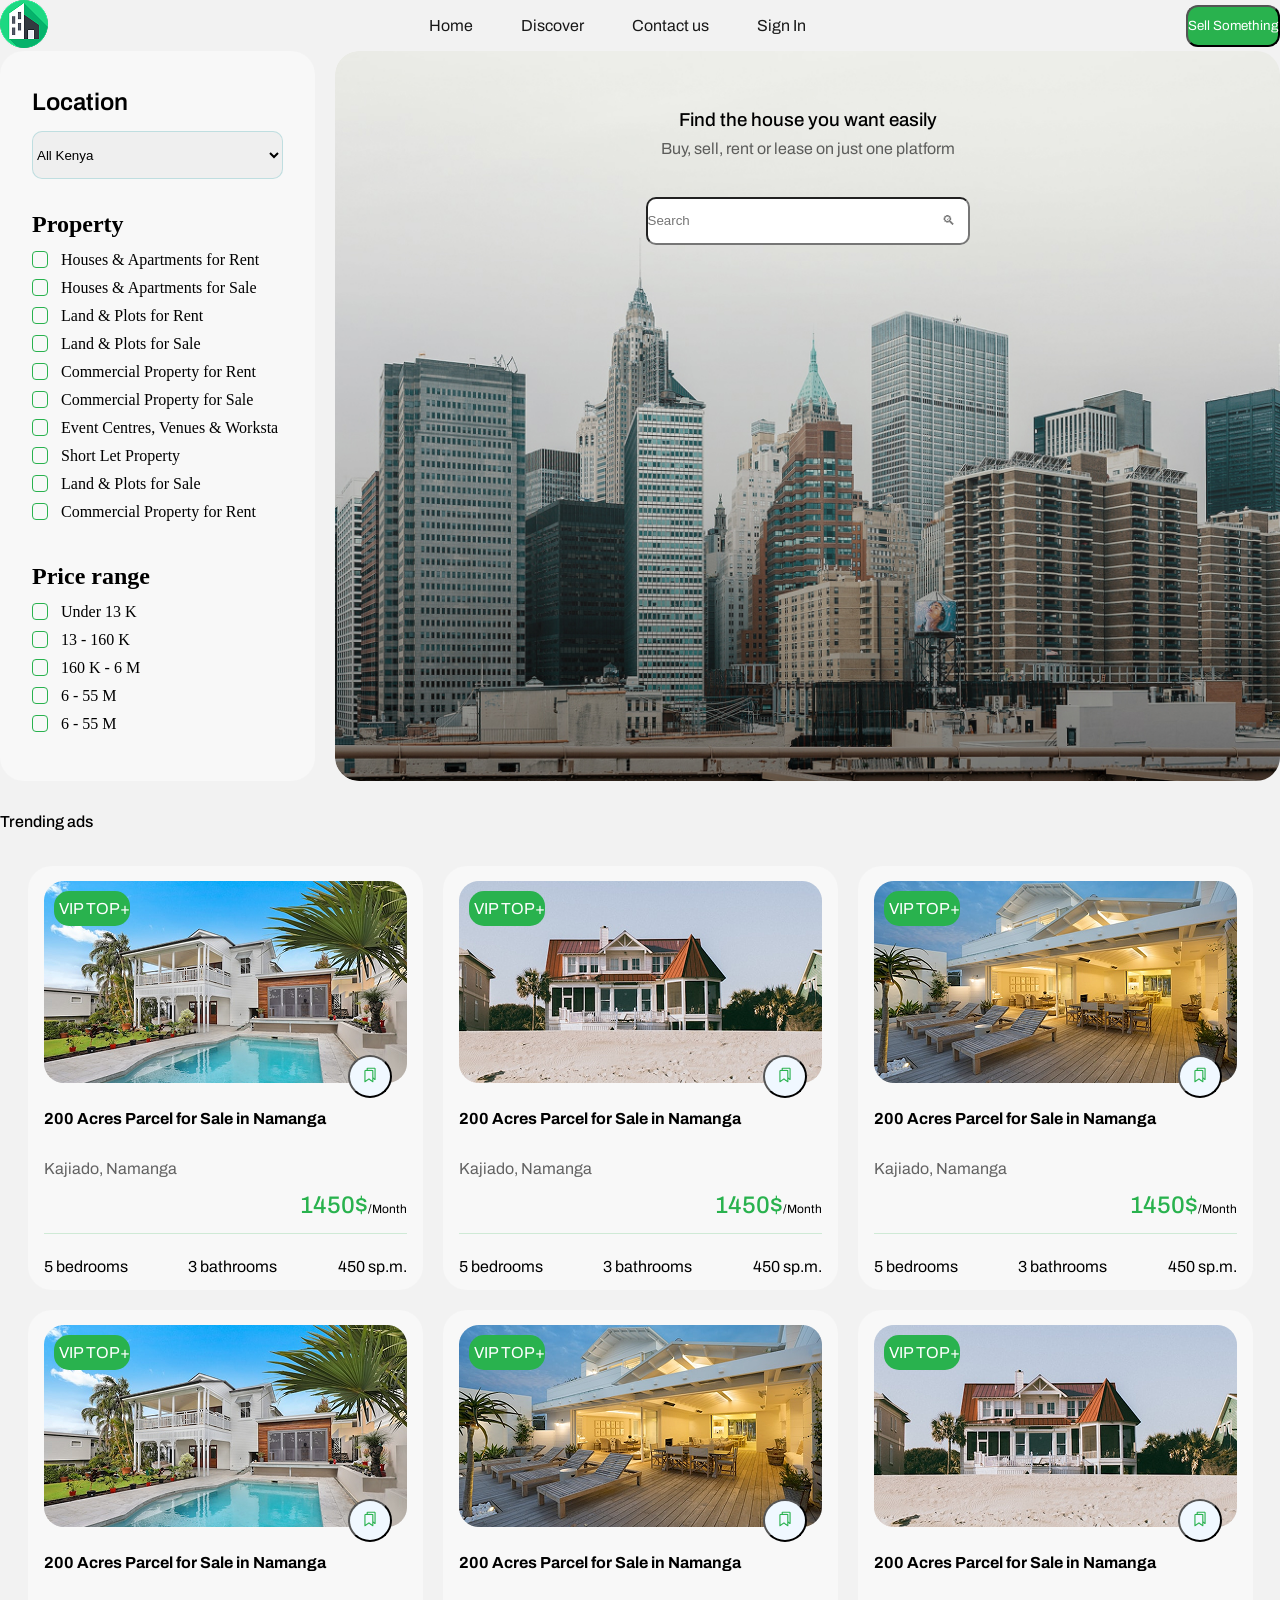
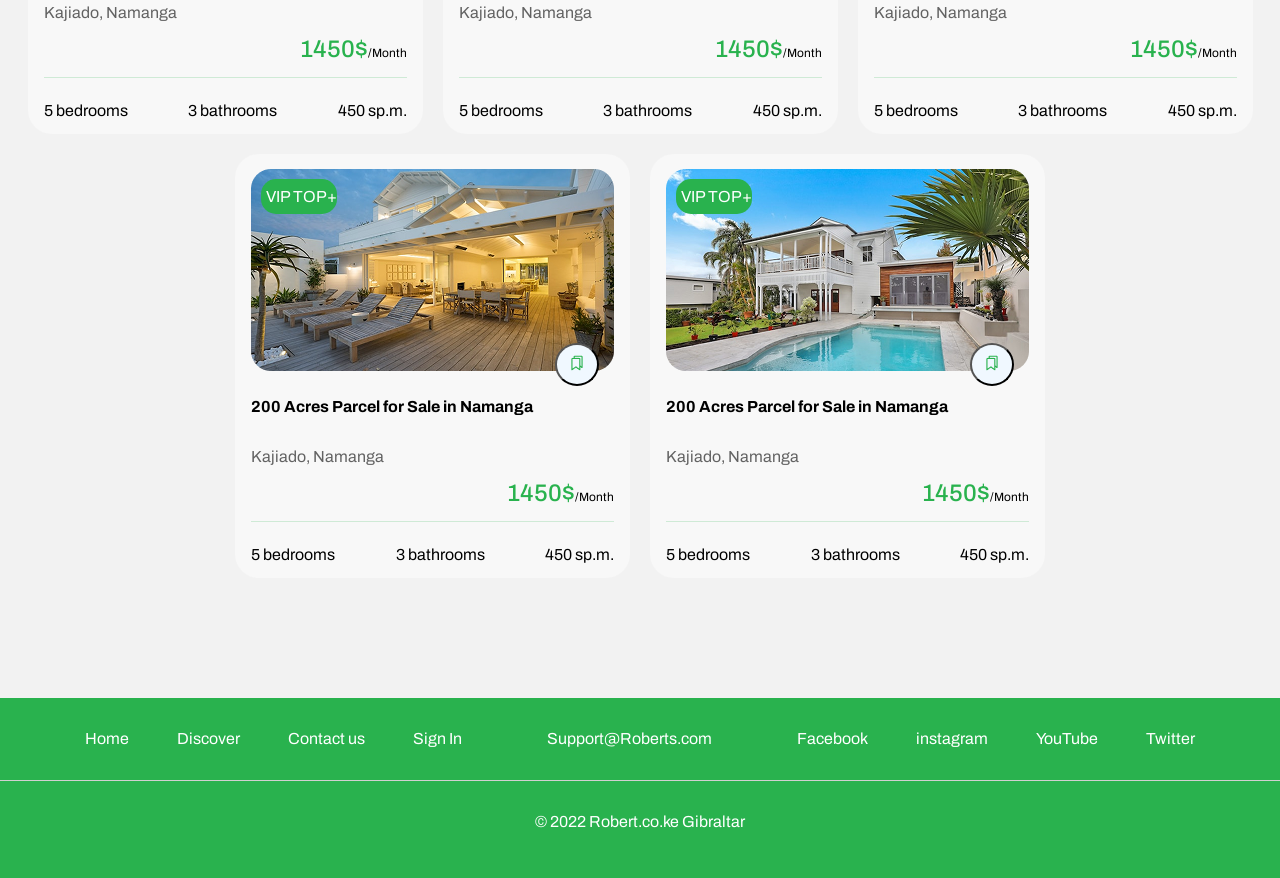
<file: index.html>
<!doctype html>
<html lang="en">
  <head>
    <meta charset="UTF-8" />
    <meta name="viewport" content="width=device-width, initial-scale=1.0" />
    <title>midterexam</title>
    <link rel="preconnect" href="https://fonts.googleapis.com" />
    <link rel="preconnect" href="https://fonts.gstatic.com" crossorigin />
    <link
      href="https://fonts.googleapis.com/css2?family=Archivo:ital,wght@0,100..900;1,100..900&display=swap"
      rel="stylesheet"
    />
    <link rel="stylesheet" href="assets/css/style.css" />
    <meta name="description" content="Forms and meta tags" />
    <meta
      property="og:url"
      content="https://akhalkatsiavtandil.github.io/MidtermExam/"
    />
    <meta property="og:type" content="article" />
    <meta property="og:title" content="find the house you want easily" />
    <meta
      property="og:description"
      content="Buy, sell, rent or lease on just one platform"
    />
    <meta
      property="og:image"
      content="https://raw.githubusercontent.com/AkhalkatsiAvtandil/MidtermExam/refs/heads/main/assets/img/1.jpg"
    />
    <link rel="shortcut icon" href="assets/img/logo.png" type="logo.png" />
  </head>
  <body>
    <header class="container">
      <a href="index.html"> <img src="assets/img/logo.png" alt="logo" /></a>
      <nav>
        <ul>
          <li><a href="#" target="_self">Home</a></li>
          <li><a href="#" target="_self">Discover</a></li>
          <li><a href="#" target="_self">Contact us</a></li>
          <li><a href="#" target="_self">Sign In</a></li>
        </ul>
      </nav>
      <button class="headerbutton" type="button">Sell Something</button>
      <button class="buttonsearch" type="button">🔍︎</button>
    </header>
    <main class="container">
      <!-- <p>შეგიძლია ამათ css-ში გრიდის დახმარებით ფრაქციები მიუთითო ზუსტად რომ დასვა ვიდსები</p> -->
      <div class="gridinputs">
        <section class="sectionlocation">
          <h1>Location</h1>
          <form action="#">
            <select name="Location" id="Location">
              <option value="All Kenya">All Kenya</option>
              <option value="South Kenya">South Kenya</option>
              <option value="North Kenya">North Kenya</option>
            </select>
          </form>
          <h2>Property</h2>
          <form action="#">
            <div class="item">
              <input
                type="checkbox"
                id="apartment"
                name="apartment"
                value="apartment"
              />
              <label for="apartment1"> Houses & Apartments for Rent</label>
            </div>
            <div class="item">
              <input
                type="checkbox"
                id="apartment"
                name="apartment"
                value="apartment"
              />
              <label for="apartment2"> Houses & Apartments for Sale</label>
            </div>
            <div class="item">
              <input
                type="checkbox"
                id="apartment"
                name="apartment"
                value="apartment"
              />
              <label for="apartment3"> Land & Plots for Rent</label>
            </div>
            <div class="item">
              <input
                type="checkbox"
                id="apartment"
                name="apartment"
                value="apartment"
              />
              <label for="apartment4"> Land & Plots for Sale </label>
            </div>
            <div class="item">
              <input
                type="checkbox"
                id="apartment"
                name="apartment"
                value="apartment"
              />
              <label for="apartment5"> Commercial Property for Rent</label>
            </div>
            <div class="item">
              <input
                type="checkbox"
                id="apartment"
                name="apartment"
                value="apartment"
              />
              <label for="apartment6"> Commercial Property for Sale </label>
            </div>
            <div class="item">
              <input
                type="checkbox"
                id="apartment"
                name="apartment"
                value="apartment"
              />
              <label for="apartment7"> Event Centres, Venues & Worksta </label>
            </div>
            <div class="item">
              <input
                type="checkbox"
                id="apartment"
                name="apartment"
                value="apartment"
              />
              <label for="apartment8"> Short Let Property </label>
            </div>
            <div class="item">
              <input
                type="checkbox"
                id="apartment"
                name="apartment"
                value="apartment"
              />
              <label for="apartment9"> Land & Plots for Sale </label>
            </div>
            <div class="item">
              <input
                type="checkbox"
                id="apartment"
                name="apartment"
                value="apartment"
              />
              <label for="apartment10">Commercial Property for Rent</label>
            </div>
          </form>
          <h2>Price range</h2>
          <form action="#">
            <div class="item">
              <input
                type="checkbox"
                id="Price range"
                name="Price range"
                value="Price range"
              />
              <label for="Price range1">Under 13 K</label>
            </div>
            <div class="item">
              <input
                type="checkbox"
                id="Price range"
                name="Price range"
                value="Price range"
              />
              <label for="Price range2">13 - 160 K</label>
            </div>
            <div class="item">
              <input
                type="checkbox"
                id="Price range"
                name="Price range"
                value="Price range"
              />
              <label for="Price range3">160 K - 6 M</label>
            </div>
            <div class="item">
              <input
                type="checkbox"
                id="Price range"
                name="Price range"
                value="Price range"
              />
              <label for="Price range4">6 - 55 M</label>
            </div>
            <div class="item">
              <input
                type="checkbox"
                id="Price range"
                name="Price range"
                value="Price range"
              />
              <label for="Price range5">6 - 55 M</label>
            </div>
          </form>
        </section>
        <section class="bgimage">
          <!-- <img src="assets/img/bgimage.png" alt="image for buildings" /> -->
          <h3>Find the house you want easily</h3>
          <p>Buy, sell, rent or lease on just one platform</p>
          <search class="searchapartments">
            <form>
              <div>
                <input
                  name="searchapartments"
                  id="searchapartments"
                  placeholder="Search                                                                    🔍︎"
                />
              </div>
            </form>
          </search>
        </section>
      </div>
      <div class="h4flex" id="container">
        <h4>Trending ads</h4>
      </div>
      <section class="boxcards">
        <!-- <a href="assets/card.html"> -->
        <div class="card">
          <div class="boximage">
            <a href="assets/card.html">
              <img src="assets/img/box1.png" alt="apartment image" />
            </a>
            <p class="VIPtop">VIP TOP+</p>
            <button class="boxlable" type="button">
              <img src="assets/img/lable.png" alt="" />
            </button>
          </div>
          <p class="cardstrong">
            <strong>200 Acres Parcel for Sale in Namanga</strong>
          </p>
          <p class="ccardlow">Kajiado, Namanga</p>
          <p class="cardprice">1450$<span>/Month</span></p>
          <span class="cardspan">
            <p>5 bedrooms</p>
            <p>3 bathrooms</p>
            <p>450 sp.m.</p>
          </span>
        </div>
        <!-- </a> -->
        <!-- <a href="assets/card.html"> -->
        <!-- <div class="card">
          <div class="boximage">
            <a href="assets/card.html">
              <img src="assets/img/box1.png" alt="apartment image"
            /></a>
            <p class="VIPtop">VIP TOP+</p>
            <button class="boxlable" type="button">
              <img src="assets/img/lable.png" alt="" />
            </button>
          </div>
          <p class="cardstrong">200 Acres Parcel for Sale in Namanga</p>
          <p class="ccardlow">Kajiado, Namanga</p>
          <p class="cardprice">1450$ / Month</p>
          <span class="cardspan">
            <p>5 bedrooms</p>
            <p>3 bathrooms</p>
            <p>450 sp.m.</p>
          </span>
        </div> -->
        <!-- 2 -->
        <div class="card">
          <div class="boximage">
            <a href="assets/card.html">
              <img src="assets/img/box2.png" alt="apartment image" />
            </a>
            <p class="VIPtop">VIP TOP+</p>
            <button class="boxlable" type="button">
              <img src="assets/img/lable.png" alt="" />
            </button>
          </div>
          <p class="cardstrong">
            <strong>200 Acres Parcel for Sale in Namanga</strong>
          </p>
          <p class="ccardlow">Kajiado, Namanga</p>
          <p class="cardprice">1450$<span>/Month</span></p>

          <span class="cardspan">
            <p>5 bedrooms</p>
            <p>3 bathrooms</p>
            <p>450 sp.m.</p>
          </span>
        </div>
        <!-- 3 -->
        <div class="card">
          <div class="boximage">
            <a href="assets/card.html">
              <img src="assets/img/box3.png" alt="apartment image" />
            </a>
            <p class="VIPtop">VIP TOP+</p>
            <button class="boxlable" type="button">
              <img src="assets/img/lable.png" alt="" />
            </button>
          </div>
          <p class="cardstrong">
            <strong>200 Acres Parcel for Sale in Namanga</strong>
          </p>
          <p class="ccardlow">Kajiado, Namanga</p>
          <p class="cardprice">1450$<span>/Month</span></p>
          <span class="cardspan">
            <p>5 bedrooms</p>
            <p>3 bathrooms</p>
            <p>450 sp.m.</p>
          </span>
        </div>
        <!-- 4 -->
        <div class="card">
          <div class="boximage">
            <a href="assets/card.html">
              <img src="assets/img/box1.png" alt="apartment image" />
            </a>
            <p class="VIPtop">VIP TOP+</p>
            <button class="boxlable" type="button">
              <img src="assets/img/lable.png" alt="" />
            </button>
          </div>
          <p class="cardstrong">
            <strong>200 Acres Parcel for Sale in Namanga</strong>
          </p>
          <p class="ccardlow">Kajiado, Namanga</p>
          <p class="cardprice">1450$<span>/Month</span></p>
          <span class="cardspan">
            <p>5 bedrooms</p>
            <p>3 bathrooms</p>
            <p>450 sp.m.</p>
          </span>
        </div>
        <!-- 5 -->
        <div class="card">
          <div class="boximage">
            <a href="assets/card.html">
              <img src="assets/img/box3.png" alt="apartment image" />
            </a>
            <p class="VIPtop">VIP TOP+</p>
            <button class="boxlable" type="button">
              <img src="assets/img/lable.png" alt="" />
            </button>
          </div>
          <p class="cardstrong">
            <strong>200 Acres Parcel for Sale in Namanga</strong>
          </p>
          <p class="ccardlow">Kajiado, Namanga</p>
          <p class="cardprice">1450$<span>/Month</span></p>
          <span class="cardspan">
            <p>5 bedrooms</p>
            <p>3 bathrooms</p>
            <p>450 sp.m.</p>
          </span>
        </div>
        <!-- 6 -->
        <div class="card">
          <div class="boximage">
            <a href="assets/card.html">
              <img src="assets/img/box2.png" alt="apartment image" />
            </a>
            <p class="VIPtop">VIP TOP+</p>
            <button class="boxlable" type="button">
              <img src="assets/img/lable.png" alt="" />
            </button>
          </div>
          <p class="cardstrong">
            <strong>200 Acres Parcel for Sale in Namanga</strong>
          </p>
          <p class="ccardlow">Kajiado, Namanga</p>
          <p class="cardprice">1450$<span>/Month</span></p>
          <span class="cardspan">
            <p>5 bedrooms</p>
            <p>3 bathrooms</p>
            <p>450 sp.m.</p>
          </span>
        </div>
        <!-- 7 -->
        <div class="card">
          <div class="boximage">
            <a href="assets/card.html">
              <img src="assets/img/box3.png" alt="apartment image" />
            </a>
            <p class="VIPtop">VIP TOP+</p>
            <button class="boxlable" type="button">
              <img src="assets/img/lable.png" alt="" />
            </button>
          </div>
          <p class="cardstrong">
            <strong>200 Acres Parcel for Sale in Namanga</strong>
          </p>
          <p class="ccardlow">Kajiado, Namanga</p>
          <p class="cardprice">1450$<span>/Month</span></p>
          <span class="cardspan">
            <p>5 bedrooms</p>
            <p>3 bathrooms</p>
            <p>450 sp.m.</p>
          </span>
        </div>
        <!-- 8 -->
        <div class="card">
          <div class="boximage">
            <a href="assets/card.html">
              <img src="assets/img/box1.png" alt="apartment image" />
            </a>
            <p class="VIPtop">VIP TOP+</p>
            <button class="boxlable" type="button">
              <img src="assets/img/lable.png" alt="" />
            </button>
          </div>
          <p class="cardstrong">
            <strong>200 Acres Parcel for Sale in Namanga</strong>
          </p>
          <p class="ccardlow">Kajiado, Namanga</p>
          <p class="cardprice">1450$<span>/Month</span></p>
          <span class="cardspan">
            <p>5 bedrooms</p>
            <p>3 bathrooms</p>
            <p>450 sp.m.</p>
          </span>
        </div>
      </section>
    </main>
    <footer>
      <div class="container">
        <div class="footerroof">
          <nav>
            <ul class="footertopul">
              <li><a href="#" target="_self">Home</a></li>
              <li><a href="#" target="_self">Discover</a></li>
              <li><a href="#" target="_self">Contact us</a></li>
              <li><a href="#" target="_self">Sign In</a></li>
            </ul>
          </nav>
          <a class="footermail" href="mailto:Support@Roberts.com"
            >Support@Roberts.com</a
          >
          <nav>
            <ul class="footerbotul">
              <li><a href="#" target="_self">Facebook</a></li>
              <li><a href="#" target="_self">instagram</a></li>
              <li><a href="#" target="_self">YouTube</a></li>
              <li><a href="#" target="_self">Twitter</a></li>
            </ul>
          </nav>
        </div>
        <div class="footerground">
          <a href="index.html">© 2022 Robert.co.ke Gibraltar</a>
        </div>
      </div>
      <div class="divider"></div>
      <div class="mediafootertop">
        <div class="mediafooter">
          <div>
            <a href="#"><img src="assets/img/home.png" alt="homeicon" /></a>
            <p>Home</p>
          </div>
          <div>
            <a href="#"><img src="assets/img/cube.png" alt="3dcubeicon" /></a>
            <p>Discover</p>
          </div>
          <div class="plusefix">
            <a href="#"
              ><img class="pluse" src="assets/img/pluse.png" alt=""
            /></a>
            <p>Sell</p>
          </div>
          <div>
            <a href="#"
              ><img src="assets/img/message.png" alt="messageicon"
            /></a>
            <p>Message</p>
          </div>
          <div>
            <a href="#"><img src="assets/img/user.png" alt="usericon" /></a>
            <p>Profile</p>
          </div>
        </div>
      </div>
    </footer>
  </body>
</html>
</file>
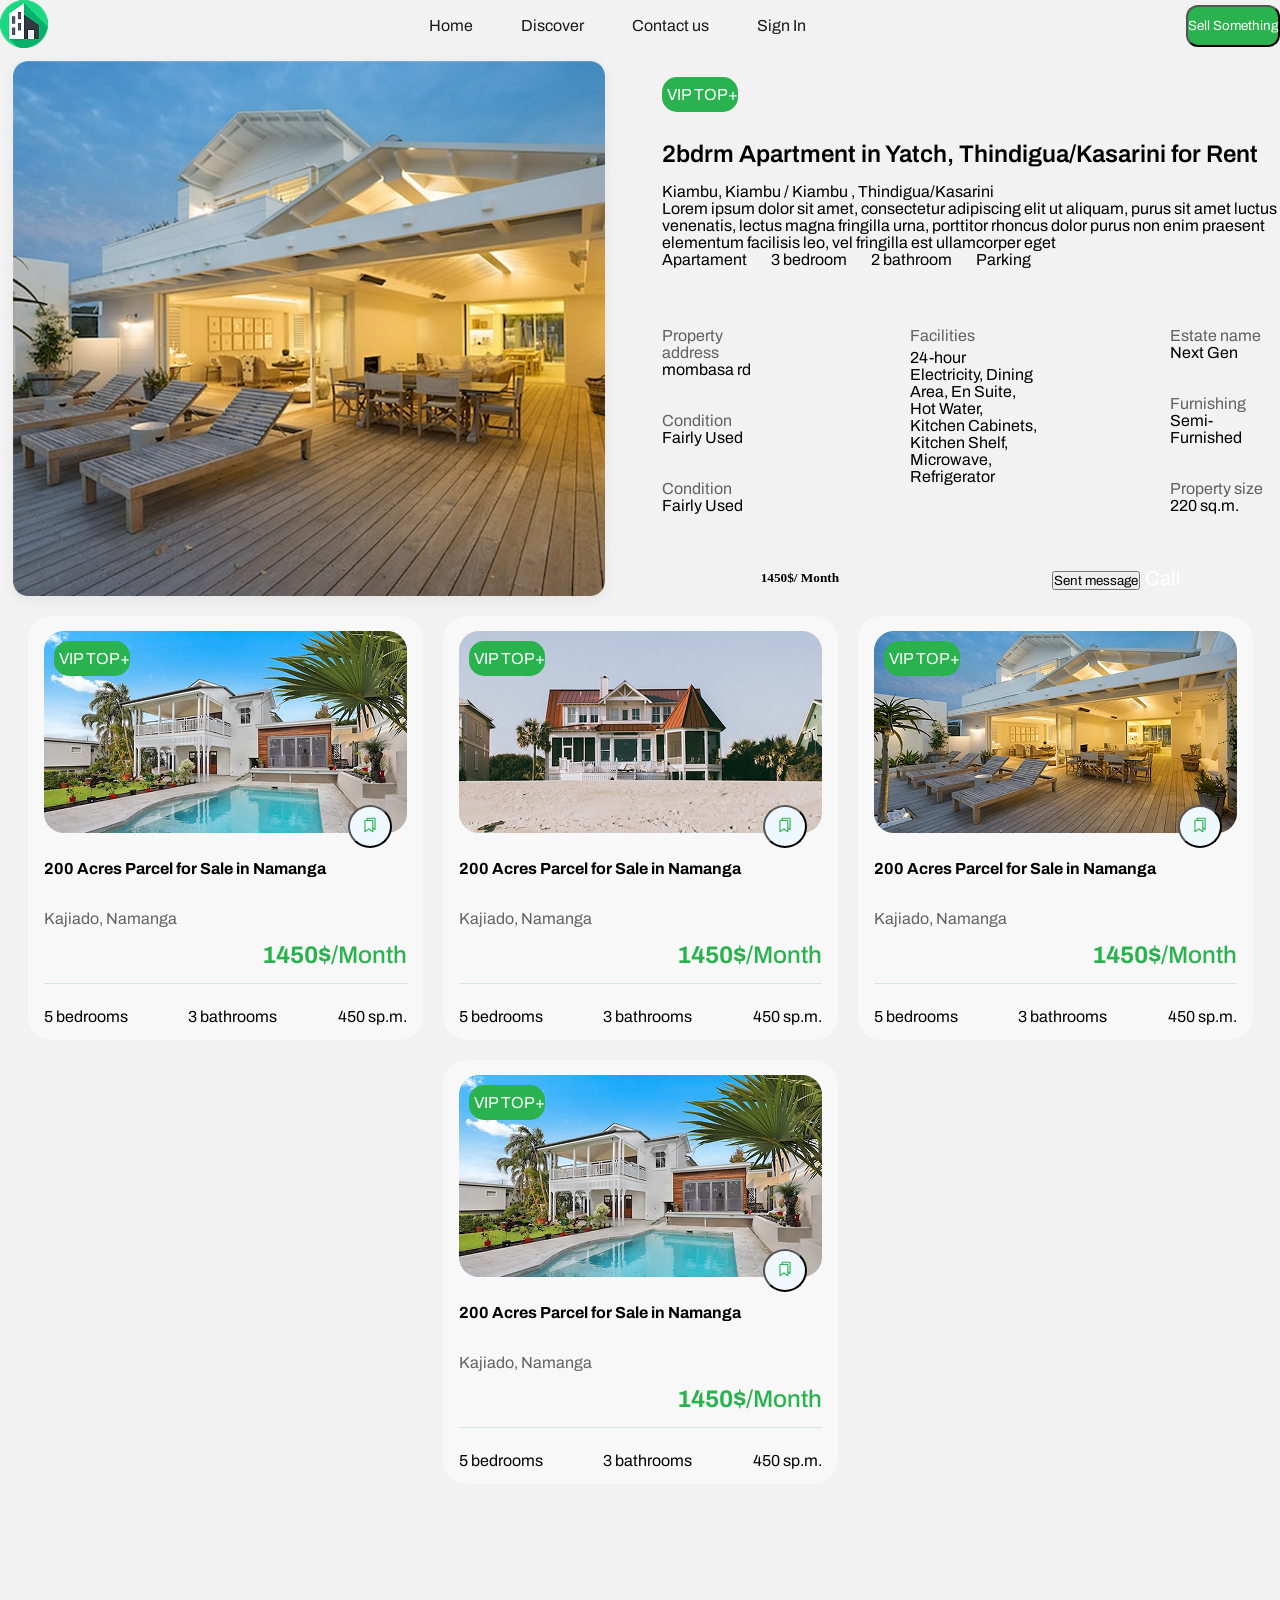
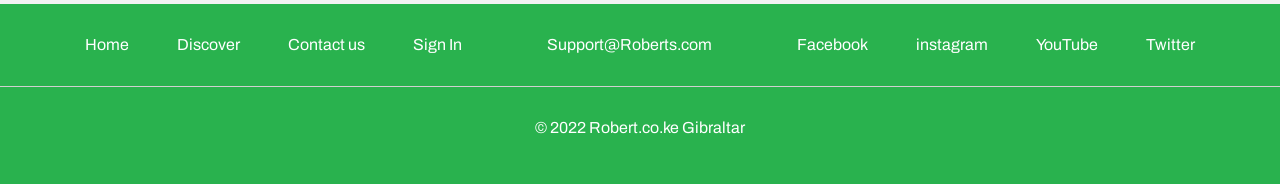
<file: assets/index.html>
<!doctype html>
<html lang="en">
  <head>
    <meta charset="UTF-8" />
    <meta name="viewport" content="width=device-width, initial-scale=1.0" />
    <link rel="stylesheet" href="css/style.css" />
    <!-- <link rel="stylesheet" href="css/card.css" /> -->
    <title>midtermexam</title>
  </head>
  <body>
    <header class="container">
      <a href="/index.html"><img src="img/logo.png" alt="logo" /></a>
      <nav>
        <ul>
          <li><a href="#" target="_self">Home</a></li>
          <li><a href="#" target="_self">Discover</a></li>
          <li><a href="#" target="_self">Contact us</a></li>
          <li><a href="#" target="_self">Sign In</a></li>
        </ul>
      </nav>
      <button class="headerbutton" type="button">Sell Something</button>
    </header>
    <main class="container">
      <section class="gridsection">
        <div>
          <img src="img/card3.png" alt="appartment image" />
        </div>
        <div class="cardinfo">
          <div class="appartmentinfo">
            <p class="cardviptop">VIP TOP+</p>
            <h1>2bdrm Apartment in Yatch, Thindigua/Kasarini for Rent</h1>
            <p>Kiambu, Kiambu / Kiambu , Thindigua/Kasarini</p>
            <p>
              Lorem ipsum dolor sit amet, consectetur adipiscing elit ut
              aliquam, purus sit amet luctus venenatis, lectus magna fringilla
              urna, porttitor rhoncus dolor purus non enim praesent elementum
              facilisis leo, vel fringilla est ullamcorper eget
            </p>
            <span class="rooms">
              <p>Apartament</p>
              <p>3 bedroom</p>
              <p>2 bathroom</p>
              <p>Parking</p>
            </span>
            <div class="appartmentdetails">
              <div class="propaddress">
                <div>
                  <p class="ccardlow">Property address</p>
                  <p>mombasa rd</p>
                </div>
                <div>
                  <p class="ccardlow">Condition</p>
                  <p>Fairly Used</p>
                </div>
                <div>
                  <p class="ccardlow">Condition</p>
                  <p>Fairly Used</p>
                </div>
              </div>
              <div class="facilities">
                <p class="ccardlow">Facilities</p>
                <p>
                  24-hour Electricity, Dining Area, En Suite, Hot Water, Kitchen
                  Cabinets, Kitchen Shelf, Microwave, Refrigerator
                </p>
              </div>
              <div class="nextgeninfo">
                <div>
                  <p class="ccardlow">Estate name</p>
                  <p>Next Gen</p>
                </div>
                <div>
                  <p class="ccardlow">Furnishing</p>
                  <p>Semi-Furnished</p>
                </div>
                <div>
                  <p class="ccardlow">Property size</p>
                  <p>220 sq.m.</p>
                </div>
              </div>
            </div>
          </div>
          <div class="contactinfo">
            <h5>1450$/ Month</h5>
            <span>
              <button class="#" type="button" onclick="sendMessage()">
                <i class="##"></i> Sent message
              </button>
              <a href="tel:+1-555-555-5555">Call</a>
            </span>
          </div>
        </div>
      </section>
      <section class="boxcards">
        <!-- <a href="assets/card.html"> -->
        <div class="card">
          <div class="boximage">
            <a href="card.html">
              <img src="img/box1.png" alt="apartment image" />
            </a>
            <p class="VIPtop">VIP TOP+</p>
            <button class="boxlable" type="button">
              <img src="img/lable.png" alt="" />
            </button>
          </div>
          <p class="cardstrong">
            <strong>200 Acres Parcel for Sale in Namanga</strong>
          </p>
          <p class="ccardlow">Kajiado, Namanga</p>
          <p class="cardprice"><strong>1450$</strong>/Month</p>
          <span class="cardspan">
            <p>5 bedrooms</p>
            <p>3 bathrooms</p>
            <p>450 sp.m.</p>
          </span>
        </div>
        <!-- </a> -->
        <!-- <a href="assets/card.html"> -->
        <!-- <div class="card">
          <div class="boximage">
            <a href="assets/card.html">
              <img src="assets/img/box1.png" alt="apartment image"
            /></a>
            <p class="VIPtop">VIP TOP+</p>
            <button class="boxlable" type="button">
              <img src="assets/img/lable.png" alt="" />
            </button>
          </div>
          <p class="cardstrong">200 Acres Parcel for Sale in Namanga</p>
          <p class="ccardlow">Kajiado, Namanga</p>
          <p class="cardprice">1450$ / Month</p>
          <span class="cardspan">
            <p>5 bedrooms</p>
            <p>3 bathrooms</p>
            <p>450 sp.m.</p>
          </span>
        </div> -->
        <!-- 2 -->
        <div class="card">
          <div class="boximage">
            <a href="card.html">
              <img src="img/box2.png" alt="apartment image" />
            </a>
            <p class="VIPtop">VIP TOP+</p>
            <button class="boxlable" type="button">
              <img src="img/lable.png" alt="" />
            </button>
          </div>
          <p class="cardstrong">
            <strong>200 Acres Parcel for Sale in Namanga</strong>
          </p>
          <p class="ccardlow">Kajiado, Namanga</p>
          <p class="cardprice"><strong>1450$</strong>/Month</p>

          <span class="cardspan">
            <p>5 bedrooms</p>
            <p>3 bathrooms</p>
            <p>450 sp.m.</p>
          </span>
        </div>
        <!-- 3 -->
        <div class="card">
          <div class="boximage">
            <a href="card.html">
              <img src="img/box3.png" alt="apartment image" />
            </a>
            <p class="VIPtop">VIP TOP+</p>
            <button class="boxlable" type="button">
              <img src="img/lable.png" alt="" />
            </button>
          </div>
          <p class="cardstrong">
            <strong>200 Acres Parcel for Sale in Namanga</strong>
          </p>
          <p class="ccardlow">Kajiado, Namanga</p>
          <p class="cardprice"><strong>1450$</strong>/Month</p>
          <span class="cardspan">
            <p>5 bedrooms</p>
            <p>3 bathrooms</p>
            <p>450 sp.m.</p>
          </span>
        </div>
        <!-- 4 -->
        <div class="card">
          <div class="boximage">
            <a href="card.html">
              <img src="img/box1.png" alt="apartment image" />
            </a>
            <p class="VIPtop">VIP TOP+</p>
            <button class="boxlable" type="button">
              <img src="img/lable.png" alt="" />
            </button>
          </div>
          <p class="cardstrong">
            <strong>200 Acres Parcel for Sale in Namanga</strong>
          </p>
          <p class="ccardlow">Kajiado, Namanga</p>
          <p class="cardprice"><strong>1450$</strong>/Month</p>
          <span class="cardspan">
            <p>5 bedrooms</p>
            <p>3 bathrooms</p>
            <p>450 sp.m.</p>
          </span>
        </div>
      </section>
    </main>
    <footer>
      <div class="container">
        <div class="footerroof">
          <nav>
            <ul>
              <li><a href="#" target="_self">Home</a></li>
              <li><a href="#" target="_self">Discover</a></li>
              <li><a href="#" target="_self">Contact us</a></li>
              <li><a href="#" target="_self">Sign In</a></li>
            </ul>
          </nav>
          <a href="mailto:Support@Roberts.com">Support@Roberts.com</a>
          <nav>
            <ul>
              <li><a href="#" target="_self">Facebook</a></li>
              <li><a href="#" target="_self">instagram</a></li>
              <li><a href="#" target="_self">YouTube</a></li>
              <li><a href="#" target="_self">Twitter</a></li>
            </ul>
          </nav>
        </div>
        <div class="footerground">
          <a href="index.html">© 2022 Robert.co.ke Gibraltar</a>
        </div>
      </div>
    </footer>
  </body>
</html>
</file>
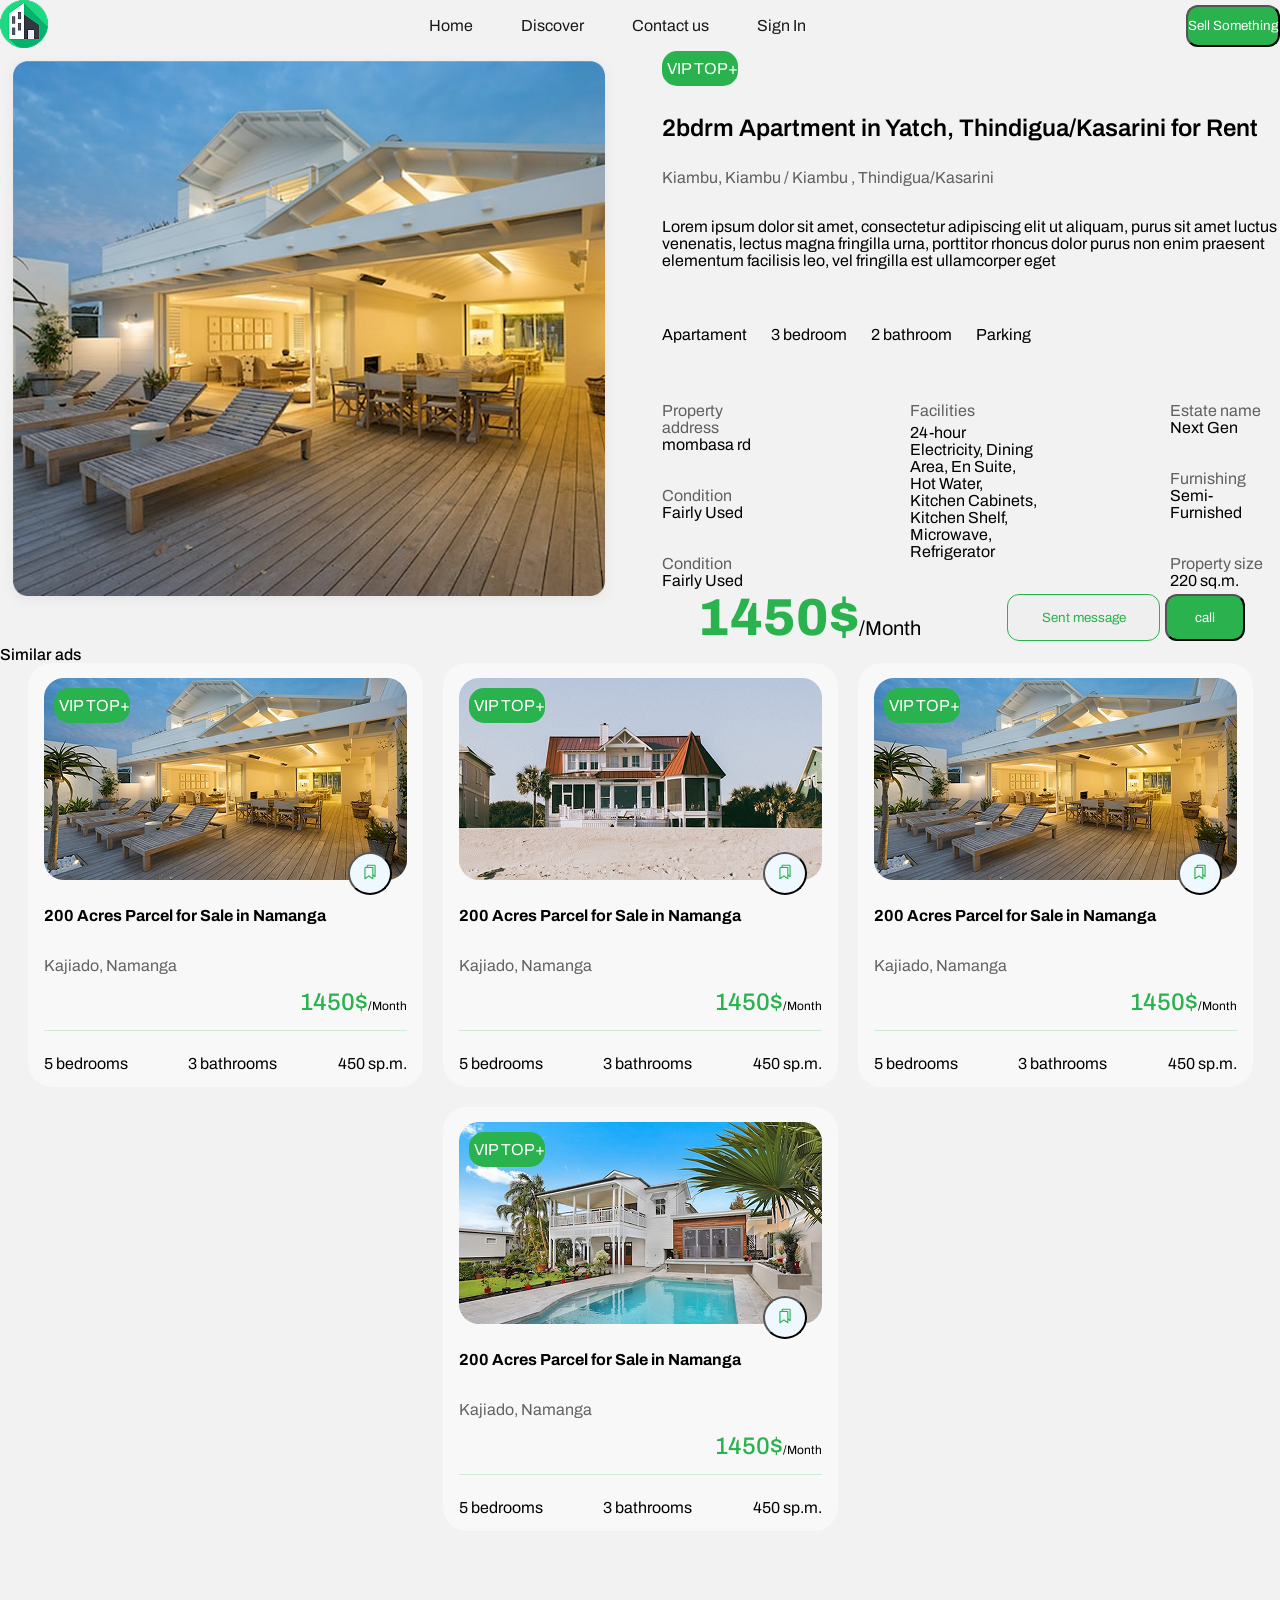
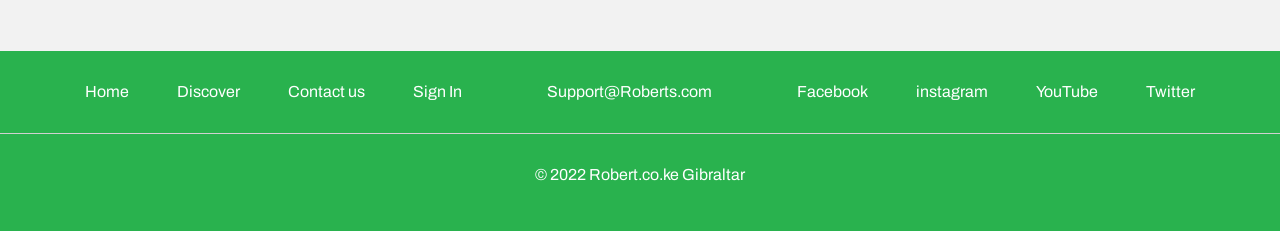
<file: assets/card.html>
<!doctype html>
<html lang="en">
  <head>
    <meta charset="UTF-8" />
    <meta name="viewport" content="width=device-width, initial-scale=1.0" />

    <!-- <link rel="stylesheet" href="css/card.css" /> -->
    <title>midtermexam</title>
    <link rel="preconnect" href="https://fonts.googleapis.com" />
    <link rel="preconnect" href="https://fonts.gstatic.com" crossorigin />
    <link
      href="https://fonts.googleapis.com/css2?family=Archivo:ital,wght@0,100..900;1,100..900&display=swap"
      rel="stylesheet"
    />
    <meta name="description" content="forms and meta tags" />
    <link rel="stylesheet" href="css/style.css" />
    <meta
      property="og:url"
      content="https://akhalkatsiavtandil.github.io/MidtermExam/"
    />
    <meta property="og:type" content="article" />
    <meta property="og:title" content="find the house you want easily" />
    <meta
      property="og:description"
      content="Buy, sell, rent or lease on just one platform"
    />
    <meta
      property="og:image"
      content="https://raw.githubusercontent.com/AkhalkatsiAvtandil/MidtermExam/refs/heads/main/assets/img/1.jpg"
    />
    <link rel="shortcut icon" href="../assets/img/logo.png" type="logo.png" />
  </head>
  <body>
    <header class="container">
      <a class="headerlogo" href="../index.html"><img src="img/logo.png" alt="logo" /></a>
      <nav>
        <ul>
          <li><a href="#" target="_self">Home</a></li>
          <li><a href="#" target="_self">Discover</a></li>
          <li><a href="#" target="_self">Contact us</a></li>
          <li><a href="#" target="_self">Sign In</a></li>
        </ul>
      </nav>
      <button class="headerbutton" type="button">Sell Something</button>
    </header>
    <main class="container">
      <section class="gridsection">
        <div class="cardimg">
          <img src="img/card3.png" alt="appartment image" />
        </div>
        <div class="cardinfo">
          <div class="appartmentinfo">
            <p class="cardviptop">VIP TOP+</p>
            <h1 class="apinfoh1">
              2bdrm Apartment in Yatch, Thindigua/Kasarini for Rent
            </h1>
            <p class="lowerp">Kiambu, Kiambu / Kiambu , Thindigua/Kasarini</p>
            <p class="apinfop">
              Lorem ipsum dolor sit amet, consectetur adipiscing elit ut
              aliquam, purus sit amet luctus venenatis, lectus magna fringilla
              urna, porttitor rhoncus dolor purus non enim praesent elementum
              facilisis leo, vel fringilla est ullamcorper eget
            </p>
            <span class="rooms">
              <p>Apartament</p>
              <p>3 bedroom</p>
              <p>2 bathroom</p>
              <p>Parking</p>
            </span>
            <div class="appartmentdetails">
              <div class="propaddress">
                <div>
                  <p class="ccardlow">Property address</p>
                  <p>mombasa rd</p>
                </div>
                <div>
                  <p class="ccardlow">Condition</p>
                  <p>Fairly Used</p>
                </div>
                <div>
                  <p class="ccardlow">Condition</p>
                  <p>Fairly Used</p>
                </div>
              </div>
              <div class="facilities">
                <p class="ccardlow">Facilities</p>
                <p>
                  24-hour Electricity, Dining Area, En Suite, Hot Water, Kitchen
                  Cabinets, Kitchen Shelf, Microwave, Refrigerator
                </p>
              </div>
              <div class="nextgeninfo">
                <div>
                  <p class="ccardlow">Estate name</p>
                  <p>Next Gen</p>
                </div>
                <div>
                  <p class="ccardlow">Furnishing</p>
                  <p>Semi-Furnished</p>
                </div>
                <div>
                  <p class="ccardlow">Property size</p>
                  <p>220 sq.m.</p>
                </div>
              </div>
            </div>
          </div>
          <div class="contactinfo">
            <p class="contactinfoprice">1450$<span>/Month</span></p>
            <span class="buttonspan">
              <button class="cardbutton" type="button" onclick="sendMessage()">
                <i class="##"></i> Sent message
              </button>
              <button class="cardcall">call</button>
            </span>
          </div>
        </div>
      </section>
      <h4 class=container id="h4display">Similar ads</h4>
      <section class="boxcards">
        <!-- <a href="assets/card.html"> -->
        <div class="card">
          <div class="boximage">
            <a href="card.html">
              <img src="img/box3.png" alt="apartment image" />
            </a>
            <p class="VIPtop">VIP TOP+</p>
            <button class="boxlable" type="button">
              <img src="img/lable.png" alt="" />
            </button>
          </div>
          <p class="cardstrong">
            <strong>200 Acres Parcel for Sale in Namanga</strong>
          </p>
          <p class="ccardlow">Kajiado, Namanga</p>
          <p class="cardprice">1450$<span>/Month</span></p>
          <span class="cardspan">
            <p>5 bedrooms</p>
            <p>3 bathrooms</p>
            <p>450 sp.m.</p>
          </span>
        </div>
        <!-- </a> -->
        <!-- <a href="assets/card.html"> -->
        <!-- <div class="card">
          <div class="boximage">
            <a href="assets/card.html">
              <img src="assets/img/box1.png" alt="apartment image"
            /></a>
            <p class="VIPtop">VIP TOP+</p>
            <button class="boxlable" type="button">
              <img src="assets/img/lable.png" alt="" />
            </button>
          </div>
          <p class="cardstrong">200 Acres Parcel for Sale in Namanga</p>
          <p class="ccardlow">Kajiado, Namanga</p>
          <p class="cardprice">1450$ / Month</p>
          <span class="cardspan">
            <p>5 bedrooms</p>
            <p>3 bathrooms</p>
            <p>450 sp.m.</p>
          </span>
        </div> -->
        <!-- 2 -->
        <div class="card" id="cardnone">
          <div class="boximage" >
            <a href="card.html">
              <img src="img/box2.png" alt="apartment image" />
            </a>
            <p class="VIPtop">VIP TOP+</p>
            <button class="boxlable" type="button">
              <img src="img/lable.png" alt="" />
            </button>
          </div>
          <p class="cardstrong">
            <strong>200 Acres Parcel for Sale in Namanga</strong>
          </p>
          <p class="ccardlow">Kajiado, Namanga</p>
          <p class="cardprice">1450$<span>/Month</span></p>

          <span class="cardspan">
            <p>5 bedrooms</p>
            <p>3 bathrooms</p>
            <p>450 sp.m.</p>
          </span>
        </div>
        <!-- 3 -->
        <div class="card" id="cardnone">
          <div class="boximage">
            <a href="card.html">
              <img src="img/box3.png" alt="apartment image" />
            </a>
            <p class="VIPtop">VIP TOP+</p>
            <button class="boxlable" type="button">
              <img src="img/lable.png" alt="" />
            </button>
          </div>
          <p class="cardstrong">
            <strong>200 Acres Parcel for Sale in Namanga</strong>
          </p>
          <p class="ccardlow">Kajiado, Namanga</p>
          <p class="cardprice">1450$<span>/Month</span></p>
          <span class="cardspan">
            <p>5 bedrooms</p>
            <p>3 bathrooms</p>
            <p>450 sp.m.</p>
          </span>
        </div>
        <!-- 4 -->
        <div class="card" id="cardnone">
          <div class="boximage">
            <a href="card.html">
              <img src="img/box1.png" alt="apartment image" />
            </a>
            <p class="VIPtop">VIP TOP+</p>
            <button class="boxlable" type="button">
              <img src="img/lable.png" alt="" />
            </button>
          </div>
          <p class="cardstrong">
            <strong>200 Acres Parcel for Sale in Namanga</strong>
          </p>
          <p class="ccardlow">Kajiado, Namanga</p>
          <p class="cardprice">1450$<span>/Month</span></p>
          <span class="cardspan">
            <p>5 bedrooms</p>
            <p>3 bathrooms</p>
            <p>450 sp.m.</p>
          </span>
        </div>
      </section>
    </main>
    <footer>
      <div class="container">
        <div class="footerroof">
          <nav>
            <ul class="footertopul">
              <li><a href="#" target="_self">Home</a></li>
              <li><a href="#" target="_self">Discover</a></li>
              <li><a href="#" target="_self">Contact us</a></li>
              <li><a href="#" target="_self">Sign In</a></li>
            </ul>
          </nav>
          <a class="footermail" href="mailto:Support@Roberts.com"
            >Support@Roberts.com</a
          >
          <nav>
            <ul class="footerbotul">
              <li><a href="#" target="_self">Facebook</a></li>
              <li><a href="#" target="_self">instagram</a></li>
              <li><a href="#" target="_self">YouTube</a></li>
              <li><a href="#" target="_self">Twitter</a></li>
            </ul>
          </nav>
        </div>
        <div class="footerground">
          <a href="index.html">© 2022 Robert.co.ke Gibraltar</a>
        </div>
      </div>
      <div class="divider"></div>
      <div class="mediafootertop">
      <div class="divider"></div>
      <div class="mediafootertop">
        <div class="mediafooter">
          <div>
            <a href="../index.html"><img src="../assets/img/home.png" alt="homeicon" /></a>
            <p>Home</p>
          </div>
          <div>
            <a href="#"><img src="../assets/img/cube.png" alt="3dcubeicon" /></a>
            <p>Discover</p>
          </div>
          <div class="plusefix">
            <a href="#"
              ><img class="pluse" src="../assets/img/pluse.png" alt=""
            /></a>
            <p>Sell</p>
          </div>
          <div>
            <a href="#"
              ><img src="../assets/img/message.png" alt="messageicon"
            /></a>
            <p>Message</p>
          </div>
          <div>
            <a href="#"><img src="../assets/img/user.png" alt="usericon" /></a>
            <p>Profile</p>
          </div>
        </div>
      </div>
    </footer>
  </body>
</html>
</file>
<file: assets/css/style.css>
@font-face {
  font-family: "archvio";
  src: url(../font/Archivo-Italic-VariableFont_wdth\,wght.ttf);
  src: url(../font/Archivo-VariableFont_wdth\,wght.ttf);
}

* {
  margin: 0;
  padding: 0;
  box-sizing: border-box;
}
.container {
  max-width: 1640px;
  margin: 0 auto;
  padding: 0px;
}
#container {
  max-width: 1640px;
  margin: 0 auto;
  padding: 0px;
}

img {
  width: 100%;
}
footer {
  background-color: rgba(41, 178, 78, 1);
}
body {
  background-color: rgba(242, 242, 242, 1);
}
header a {
  color: rgba(0, 0, 0, 0.9);
}
header a:hover {
  color: rgba(41, 178, 78, 1);
  text-decoration: underline;
  transition: 1s;
}
button:hover {
  background-color: rgba(0, 0, 0, 0.9);
  transition: 1s;
}
a {
  text-decoration: none;
  font-family: archvio;
  color: rgba(255, 255, 255, 1);
}
ul {
  list-style-type: none;
  display: flex;
  flex-wrap: wrap;
  align-items: center;
  gap: 48px;
}
p {
  font-family: archvio;
}

/* li {
  margin-right: 48px;
} */
/* headerstyling */
header {
  display: flex;
  justify-content: space-between;
  align-items: center;
  background-color: rgba(242, 242, 242, 1);
  padding-bottom: 42px;
}
.headerbutton {
  color: rgba(255, 255, 255, 1);
  background-color: rgba(41, 178, 78, 1);
  height: 42px;
  border-radius: 12px;
  font-family: archvio;
}
button {
  font-family: archvio;
}
.buttonsearch {
  display: none;
  width: 44px;
  height: 44px;
  border-radius: 50%;
}

/* mainstyling */
.gridinputs {
  display: grid;
  grid-template-columns: 1fr 3fr;
  column-gap: 20px;
}
.sectionlocation {
  grid-row: 1 / -1;
  grid-column: 1 / 2;
  display: flex;
  /* flex-wrap: wrap; */
  flex-direction: column;
  background-color: rgba(248, 248, 248, 1);
  margin: 0;
  padding: 38px 32px;
  border-radius: 24px;
}
select {
  border: 1px solid rgba(13, 156, 164, 0.21);
  border-radius: 10px;
  height: 48px;
}

.item {
  display: flex;
  align-content: center;
  padding-bottom: 10px;
}

input[type="checkbox"] {
  appearance: none;
  width: 16px;
  height: 17px;
  border: 1px solid rgba(41, 178, 78, 1);
  border-radius: 4px;
  margin-right: 13px;
}

input[type="checkbox"]:checked {
  background-color: rgba(41, 178, 78, 1);
  border-color: rgba(41, 178, 78, 1);
}

/* Use a pseudo-element for a custom tick mark */
input[type="checkbox"]:checked::after {
  content: "✓";
  color: rgba(248, 248, 248, 1);
  display: flex;
  justify-content: center;
}
h1 {
  padding-bottom: 16px;
  font-family: archvio;
  font-weight: 600;
}
h2 {
  padding-top: 32px;
  padding-bottom: 13px;
}
form {
  display: flex;
  flex-direction: column;
  justify-content: space-evenly;
}
.bgimage {
  grid-row: 1 / -1;
  grid-column: 2 / 3;
  display: flex;
  flex-direction: column;
  align-items: center;
  align-content: center;
  background-image: url("../img/1.jpg");
  background-repeat: no-repeat;
  object-fit: fill;
  background-size: cover;
  border-radius: 24px;

  /* object-position: center; */
}
h3 {
  margin-top: 60px;
  font-family: archvio;
  font-weight: 500;
  line-height: 100%;
}
.bgimage p {
  margin-top: 10px;
  margin-bottom: 40px;
  font-family: archvio;
  font-weight: 400;
  opacity: 60%;
}
.bgimage form {
  max-width: 324px;
}
.bgimage form input {
  height: 48px;
  border-radius: 10px;
  width: 324px;
}

/* 
*/
/* prelative/absolute */
h4 {
  padding-top: 32px;
  padding-bottom: 36px;
  font-family: archvio;
  font-weight: 500;
}
.boxcards {
  display: flex;
  flex-wrap: wrap;
  justify-content: center;
  /* display: grid;
  grid-template-columns: repeat(4, 1fr);
  grid-auto-rows: minmax(0, auto); */
  gap: 20px;
  padding-bottom: 120px;
}
/* .h4flex {
  display: flex;
  justify-content: flex-start;
} */
/* .card:nth-child(1) {
  grid-column: 1 / 2;
  grid-row: 1 / 2;
}
.card:nth-child(2) {
  grid-column: 2 / 3;
  grid-row: 1 / 2;
}
.card:nth-child(3) {
  grid-column: 3 / 4;
  grid-row: 1 / 2;
}
.card:nth-child(4) {
  grid-column: 4 / -1;
  grid-row: 1/ 2;
}
.card:nth-child(5) {
  grid-column: 1 / 2;
  grid-row: 2 / 3;
}
.card:nth-child(6) {
  grid-column: 2 / 3;
  grid-row: 2 / 3;
}
.card:nth-child(7) {
  grid-column: 3 / 4;
  grid-row: 2 / 3;
}
.card:nth-child(8) {
  grid-column: 4 / -1;
  grid-row: 2 / 3;
} */
.card {
  display: flex;
  flex-direction: column;
  flex-wrap: wrap;
  align-content: center;
  width: 395px;
  height: 424px;
  justify-content: space-evenly;
  /* margin-top: 10px; */
  /* border: 1px solid; */
  border-radius: 24px;
  background-color: rgba(248, 248, 248, 1);
}

.cardprice {
  text-align: right;
  font-weight: 500;
  font-size: 24px;
  color: rgba(41, 178, 78, 1);
}
.cardprice span {
  color: rgba(0, 0, 0, 1);
  font-weight: 400;
  font-size: 12px;
}
.contactinfoprice {
  text-align: right;
  font-weight: 800;
  font-size: 52px;
  color: rgba(41, 178, 78, 1);
}
.contactinfo span {
  color: rgba(0, 0, 0, 1);
  font-weight: 400;
  font-size: 20px;
}
.boxcard {
  background-color: rgba(248, 248, 248, 1);
}
.cardspan {
  display: flex;
  justify-content: space-between;
  border-top: 1px solid rgba(207, 234, 214, 1);
  padding-top: 24px;
}
.cardstrong {
  padding-top: 8px;
}
.ccardlow {
  padding-top: 18px;
  opacity: 60%;
}

.boximage button img {
  width: 18px;
  height: 18px;
}
.boxlable {
  position: absolute;
  bottom: -11px;
  right: 15px;
  background-color: aliceblue;
  padding: 9px;
  padding-left: 11px;
  padding-right: 11px;
  z-index: 1000;
  border-radius: 50%;
}
.boximage {
  position: relative;
  z-index: 999;
  align-self: center;
}
.VIPtop {
  position: absolute;
  width: 76px;
  top: 10px;
  left: 10px;
  font-family: archvio;
  padding-bottom: 9px;
  padding-top: 9px;
  background-color: rgba(41, 178, 78, 1);
  color: rgba(255, 255, 255, 1);
  border-radius: 15px;
  text-align: right;
  z-index: 1000;
}

/* footer S T Y L E */
footer {
  background-color: rgba(41, 178, 78, 1);
  height: 180px;
}
.footerroof {
  display: flex;
  flex-wrap: wrap;
  justify-content: space-evenly;
  padding: 32px 0 32px;
}
.footerground {
  display: flex;
  flex-wrap: wrap;
  justify-content: center;
  padding-top: 32px;
  border-top: 1px solid rgba(208, 208, 208, 1);
}

/*   CARD.HTML STYLE   */

.cardinfo img {
  max-width: 810px;
  height: 732px;
}
.lowerp {
  opacity: 60%;
}
.gridsection {
  display: grid;
  grid-template-columns: repeat(2, 1fr);
  grid-auto-rows: minmax(0, auto);
  column-gap: 44px;
}
.gridsection:nth-child(1) {
  grid-column: 1 / 2;
  grid-row: 1 / 2;
}
.gridsection :nth-child(2) {
  grid-column: 2 / -1;
  grid-template-rows: 3 / -1;
}
.cardinfo {
  /* display: grid;
  grid-template-columns: repeat(2, 1fr);
  grid-auto-rows: minmax(0, auto); */

  display: flex;
  justify-content: space-around;
  flex-direction: column;
}
.cardviptop {
  width: 76px;
  top: 10px;
  left: 10px;
  padding-bottom: 9px;
  padding-top: 9px;
  background-color: rgba(41, 178, 78, 1);
  border-radius: 15px;
  text-align: right;
  margin-bottom: 29px;
  color: rgba(255, 255, 255, 1);
}
.appartmentinfo {
  display: flex;
  flex-direction: column;
}
.apinfoh1 {
  margin-bottom: 12px;
}
.apinfop {
  margin-top: 32px;
  margin-bottom: 57px;
  font-family: archvio;
}
.rooms {
  display: flex;
  flex-direction: row;
  gap: 24px;
  margin-bottom: 41px;
}
.appartmentdetails {
  display: flex;
  flex-direction: row;
  gap: 132px;
}
.propaddress {
  display: flex;
  flex-direction: column;
  gap: 16px;
}
.facilities {
  display: flex;
  flex-direction: column;
  width: 133px;
  gap: 5px;
}
.nextgeninfo {
  display: flex;
  flex-direction: column;
  gap: 16px;
}
.contactinfo {
  display: flex;
  justify-content: end;
  justify-content: space-around;
  align-items: center;
  gap: 16px;
}
.cardbutton {
  width: 153px;
  height: 47px;
  border: 1px solid rgba(41, 178, 78, 1);
  color: rgba(41, 178, 78, 1);
  border-radius: 12px;
}
.cardcall {
  width: 80px;
  height: 47px;
  border-radius: 12px;
  border: 1px solid rgba(41, 178, 78, 1) s;
  background-color: rgba(41, 178, 78, 1);
  color: rgba(255, 255, 255, 1);
}
.mediafooter {
  display: none;
}
/* TEST MEDIA */

/* MEDIA */

@media (375px >= width), (980px >= width) {
  header {
    margin: 0;
    padding: 0 25px;
    display: flex;
    justify-content: space-between;
  }
  header nav,
  .headerbutton,
  .buttonsearch {
    display: none;
  }
  .buttonsearch {
    display: block;
    width: 44px;
    height: 44px;
    border-radius: 50%;
  }
  .sectionlocation {
    display: flex;
    /* flex-wrap: wrap; */
    flex-direction: column;
    background-color: rgba(248, 248, 248, 1);
    margin: 0;
    padding: 38px 32px;
    border-radius: 24px;
  }
  .sectionlocation {
    display: flex;

    flex-wrap: wrap;
  }
  .searchapartments {
    display: none;
  }
  .bgimage {
    margin: 0;
    padding: 0 25px;
    height: 435px;
    width: 335;
  }
  h4 {
    margin-left: 20px;
    font-family: archvio;
    font-weight: 500;
  }
  #h4display {
    display: none;
  }
  .boxcards {
    margin: 0 auto;
    padding: 0;
    max-width: 324px;
    margin-bottom: 50px;
  }
  .boximage {
    max-width: 303px;
    height: 202px;
  }

  .gridinputs {
    margin: 0;
    padding: 0 25px;
    display: flex;
    flex-wrap: wrap;
  }
  footer {
    margin: 0 auto;
    padding: 0 25px;
    width: 375px;
    height: 376px;
    background-color: rgba(41, 178, 78, 1);
    border-radius: 24px;
    /* padding-bottom: 600px; */
  }

  .footermail {
    display: none;
  }
  .footerroof {
    justify-content: space-around;
    column-gap: 100px;
    row-gap: 10px;
  }
  .footertopul {
    display: flex;
    flex-direction: column;
    text-align: left;
  }
  .footerbotul {
    display: flex;
    flex-direction: column;
    text-align: right;
  }
  .mediafooter {
    position: fixed;
    z-index: 1000;

    bottom: 0;
    left: 0;
    right: 0;

    margin: 0;
    padding: 0 20px;
    display: flex;
    justify-content: center;
    /* margin-bottom: 600px; */
    gap: 16px;
    height: 90px;
    border-top-left-radius: 24px;
    border-top-right-radius: 24px;
    background-color: rgba(255, 255, 255, 1);
  }
  .mediafooter div {
    display: flex;
    flex-direction: column;
    align-items: center;
    row-gap: 0px;
  }
  .mediafooter img {
    margin-top: 7px;
    width: 24px;
    height: 24px;
  }
  .pluse {
    position: relative;
    z-index: 1000;
    top: -15px;
    background-color: rgba(41, 178, 78, 1);
  }
  .plusefix img {
    width: 55px;
    height: 55px;
    border-radius: 12px;
  }
  .footerground {
    margin-bottom: 300px;
  }
  .divider {
    padding-top: 1px;
  }

  /* STYLE CARD.HTML */
  .headerlogo {
    display: none;
  }

  .gridsection {
    display: flex;
    flex-direction: column;
  }
  .cardimg {
    margin: 0 auto;
    padding: 0, 0;
    width: 335px;
    height: 316px;
  }
  .rooms {
    column-gap: 7px;
  }
  .cardinfo {
    margin: 0 0;
    padding: 0 20px;
    display: flex;
    flex-direction: column;

    gap: 0px;
    width: 375px;
    /* height: 1060px; */
    background-color: rgba(194, 194, 194, 0.3);
    border-radius: 12px;
  }
  /* .appartmentinfo {
    margin: 0 auto;
    padding: 0, 15px;
  } */
  .appartmentdetails {
    display: flex;
    flex-direction: column;
  }
  .propaddress div {
    display: flex;
    justify-content: space-between;
    align-items: center;
  }
  .facilities {
    display: flex;
    flex-direction: row;
    gap: 200px;
    align-items: flex-start;
  }
  .nextgeninfo div {
    display: flex;
    flex-direction: row;
    justify-content: space-between;
    align-items: center;
  }
  .contactinfo {
    display: flex;
    flex-direction: column;
    column-gap: 12px;
  }
  .contactinfo .contactinfoprice {
    display: inline-block;
  }
  .contactinfoprice span {
    display: inline-block;
  }
  .contactinfo p {
    display: flex;
    align-self: flex-start;
    margin-top: 33px;
    margin-bottom: 40px;
  }
  .contactinfo .buttonspan {
    display: flex;
    flex-direction: column;
    row-gap: 12px;
    margin-bottom: 45px;
  }

  .contactinfoprice {
    margin-left: 0px;
  }

  .cardcall {
    width: 334px;
    height: 47px;
  }
  .cardbutton {
    width: 334px;
    height: 47px;
  }
  #cardnone {
    display: none;
  }
  /* .buttonspan {
    width: 200px;
    height: 200px;
  } */
  main {
    width: 375px;
    margin: 0;
    padding: 0, auto;
  }
  /* .cardcall {
  width: 80px;
  height: 47px;
  border-radius: 12px;
  border: 1px solid rgba(41, 178, 78, 1) s;
  background-color: rgba(41, 178, 78, 1);
  color: rgba(255, 255, 255, 1); */
  .boxlable {
    bottom: 12px;
    right: 10px;
  }
}
</file>
